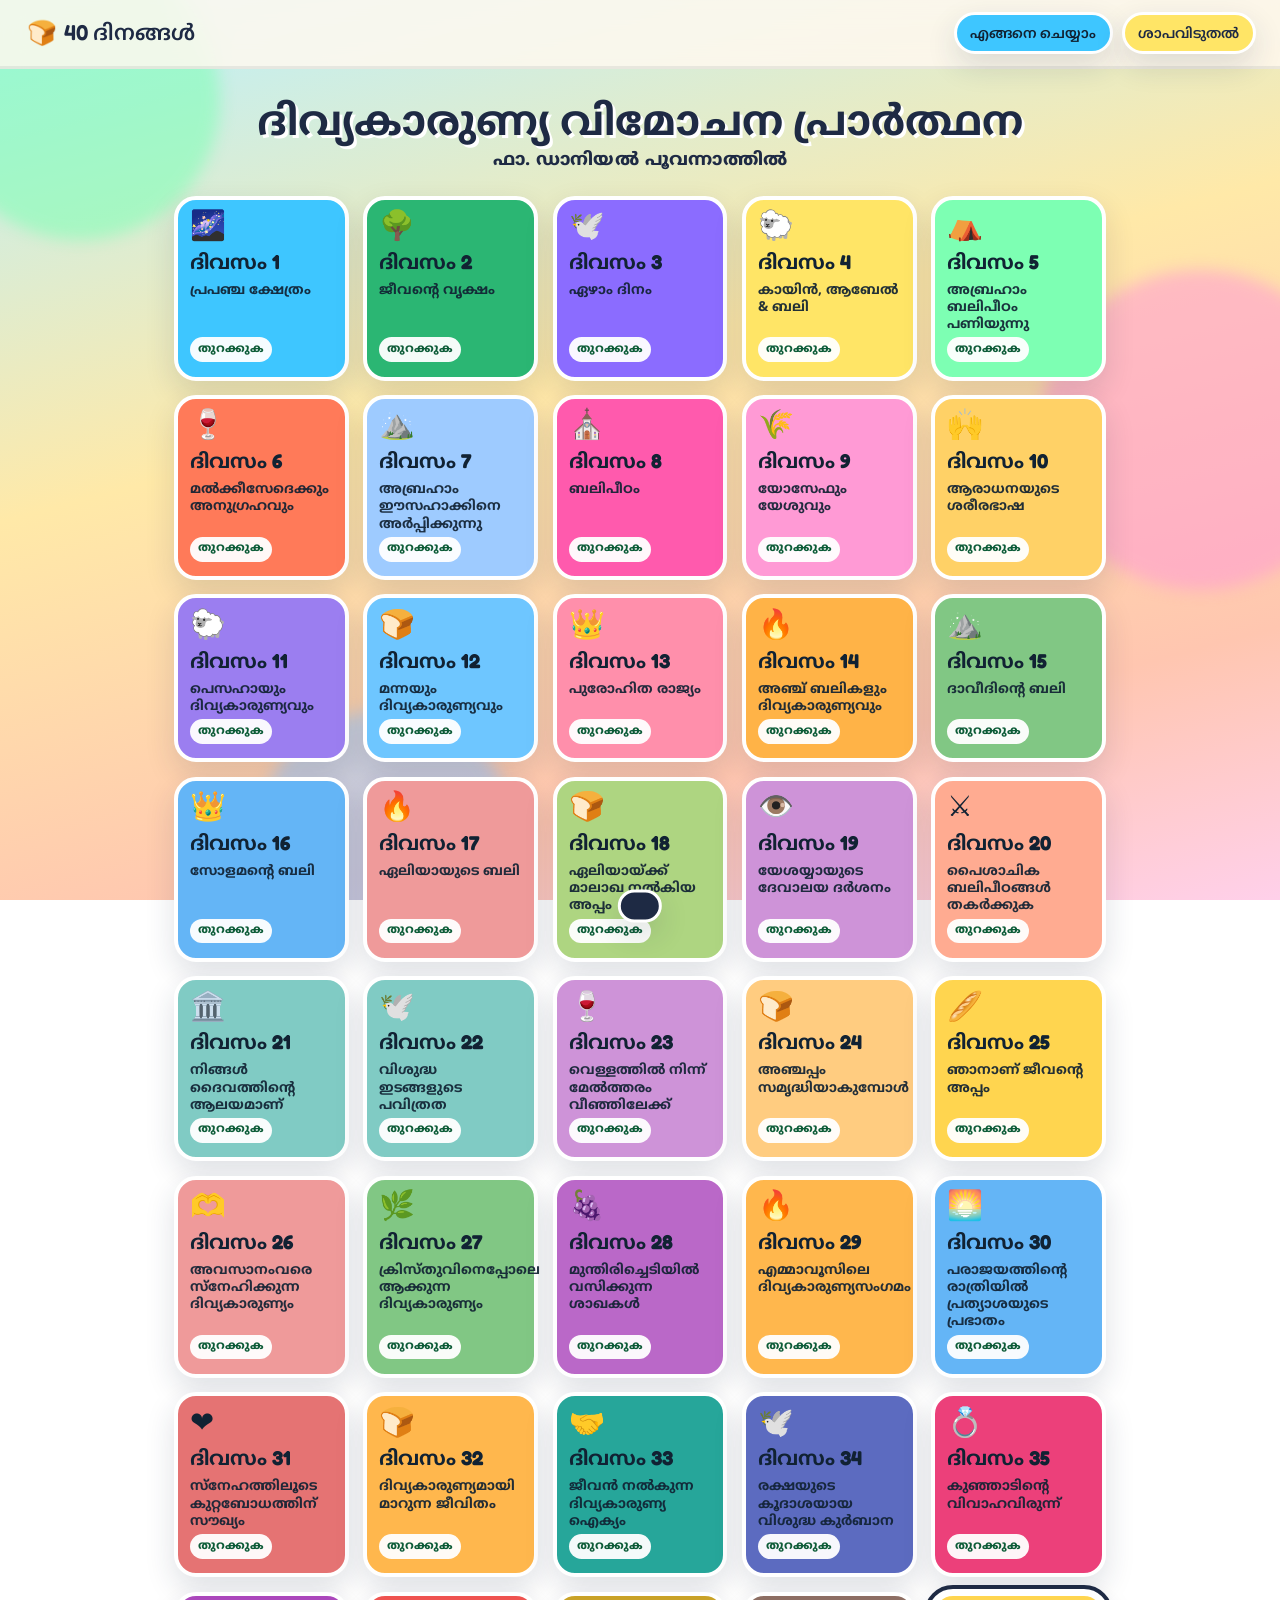
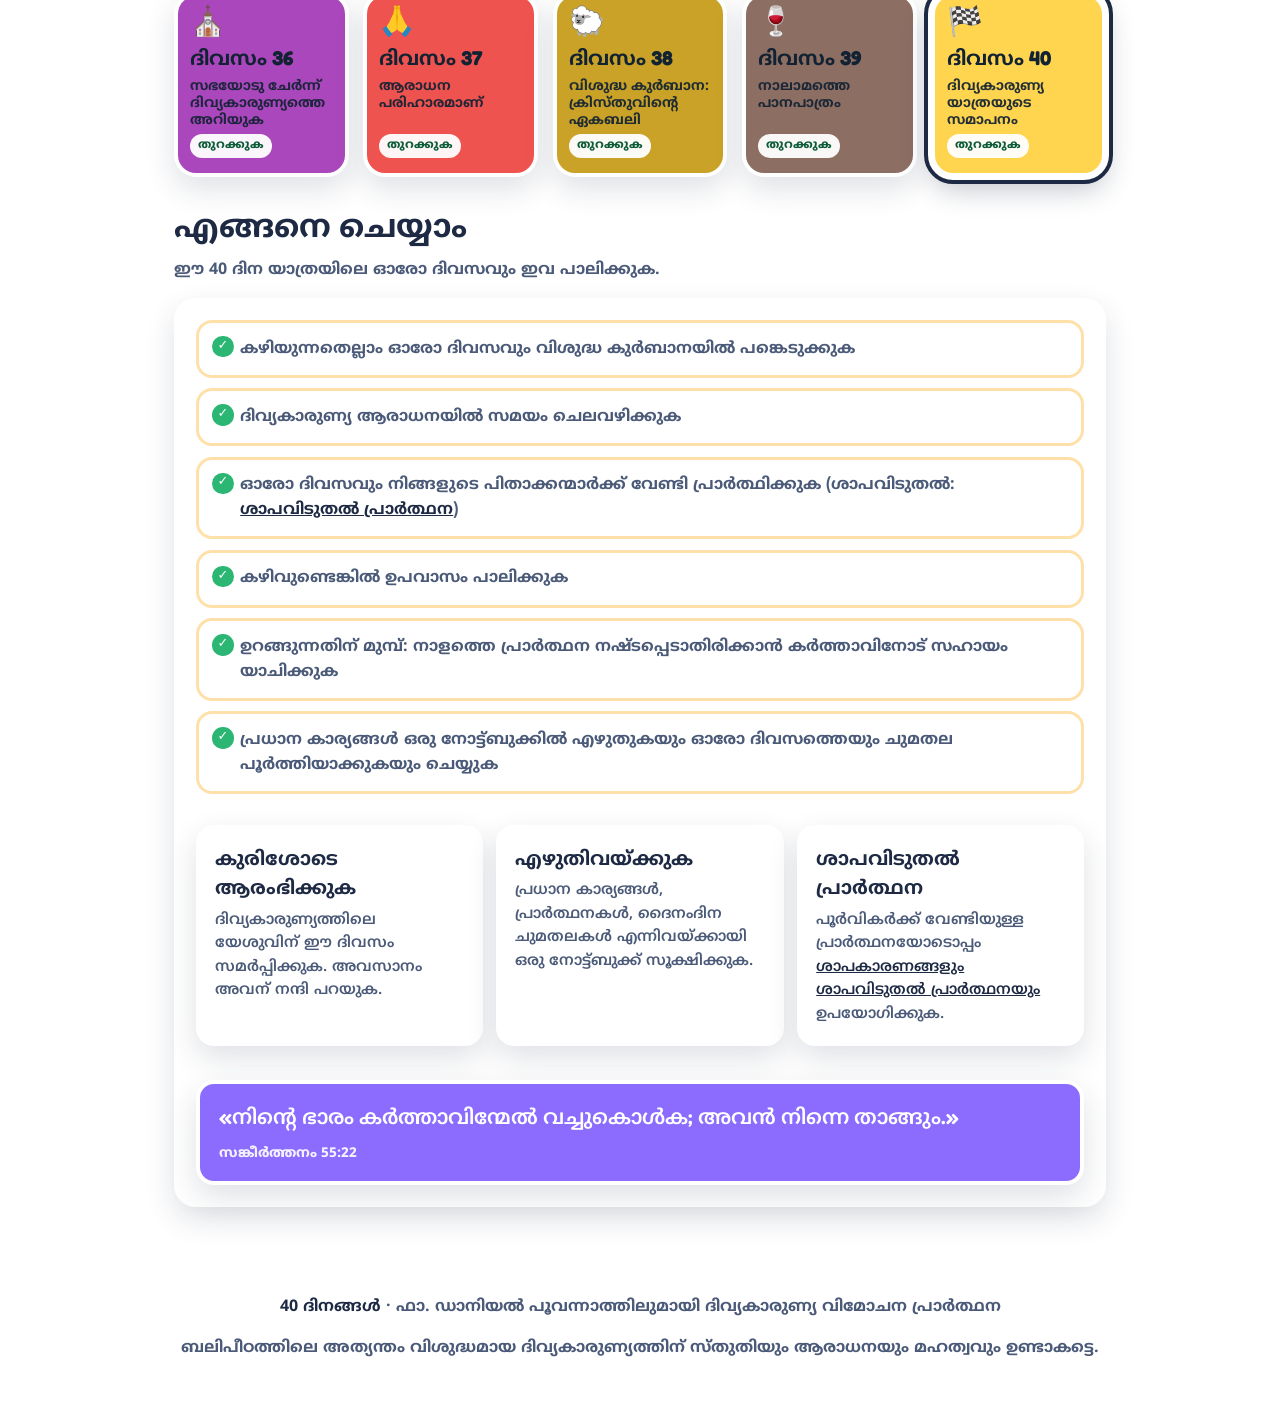
<file: index.html>
<!DOCTYPE html>
<html lang="ml">
<head>
  <meta charset="UTF-8" />
  <meta name="viewport" content="width=device-width, initial-scale=1.0" />
  <meta name="description" content="ഫാ. ഡാനിയൽ പൂവന്നാത്തിലുമായി 40 ദിന ദിവ്യകാരുണ്യ വിമോചന പ്രാർത്ഥന — ഓരോ ദിവസത്തെയും സദ്ഗുണം, പ്രാർത്ഥന, ചുമതല." />
  <title>40 ദിനങ്ങൾ · ദിവ്യകാരുണ്യ വിമോചന പ്രാർത്ഥന</title>
  <link rel="preconnect" href="https://fonts.googleapis.com" />
  <link rel="preconnect" href="https://fonts.gstatic.com" crossorigin />
  <link href="https://fonts.googleapis.com/css2?family=Fredoka:wght@500;600;700&family=Noto+Sans+Malayalam:wght@500;600;700;800&family=Nunito:wght@600;700;800&display=swap" rel="stylesheet" />
  <link rel="stylesheet" href="css/styles.css" />
</head>
<body>
  <a class="skip-link" href="#days">ദിവസങ്ങളിലേക്ക് പോകുക</a>

  <div class="bg-blobs" aria-hidden="true">
    <div class="blob b1"></div>
    <div class="blob b2"></div>
    <div class="blob b3"></div>
  </div>

  <header class="topbar">
    <a class="brand" href="#days">
      <span class="brand-icon" aria-hidden="true">🍞</span>
      <span>40 ദിനങ്ങൾ</span>
    </a>
    <div class="topbar-right">
      <a class="btn btn-sm btn-sky" href="#howto">എങ്ങനെ ചെയ്യാം</a>
      <a class="btn btn-sm btn-sun" href="shapavimuthi.html">ശാപവിടുതൽ</a>
    </div>
  </header>

  <div id="app" class="screen">
    <div class="page-intro">
      <h1>ദിവ്യകാരുണ്യ വിമോചന പ്രാർത്ഥന</h1>
      <p class="priest-name">ഫാ. ഡാനിയൽ പൂവന്നാത്തിൽ</p>
    </div>

    <section id="days" aria-label="ദിവസങ്ങൾ">
      <div class="card-grid" id="days-grid" role="list"></div>

      <article class="day-panel" id="day-panel" aria-live="polite">
        <header class="chapter-hero" id="panel-hero">
          <p class="eyebrow" id="panel-eyebrow"></p>
          <h2 id="panel-theme"></h2>
          <p class="sub" id="panel-scripture"></p>
        </header>

        <div class="panel">
          <p class="summary-text" id="panel-summary"></p>
          <p class="key-thought" id="panel-key"></p>

          <div class="story-stack">
            <div class="story-card virtue">
              <div class="emoji tick" aria-hidden="true">✓</div>
              <div>
                <h3 id="panel-virtue-title"></h3>
                <p id="panel-virtue-detail"></p>
              </div>
            </div>
            <div class="story-card evil">
              <div class="emoji" aria-hidden="true">🚫</div>
              <div>
                <h3 id="panel-evil-title"></h3>
                <p id="panel-evil-detail"></p>
              </div>
            </div>
            <div class="story-card prayer">
              <div class="emoji" aria-hidden="true">🙏</div>
              <div>
                <h3 id="panel-prayer-title">PRAYER_40 ദിനങ്ങൾ · ദിവ്യകാരുണ്യ വിമോചന പ്രാർത്ഥന</h3>
                <p id="panel-prayer"></p>
              </div>
            </div>
            <div class="story-card task">
              <div class="emoji" aria-hidden="true">✏️</div>
              <div>
                <h3 id="panel-task-title">TASK_40 ദിനങ്ങൾ · ദിവ്യകാരുണ്യ വിമോചന പ്രാർത്ഥന</h3>
                <p id="panel-task"></p>
              </div>
            </div>
          </div>

          <div>
            <h3 class="section-title" style="margin-top:0">ഹൃദയത്തിന്</h3>
            <ul class="reflection-list" id="panel-reflection"></ul>
          </div>

          <p class="closing-line" id="panel-closing"></p>

          <div class="panel-actions">
            <button type="button" class="btn btn-sky" id="btn-prev-day">← മുൻപത്തേത്</button>
            <button type="button" class="btn btn-primary" id="btn-next-day">അടുത്തത് →</button>
            <button type="button" class="btn btn-sun" id="btn-close-panel">അടയ്ക്കുക</button>
          </div>
        </div>
      </article>
    </section>

    <section id="howto" aria-labelledby="howto-title">
      <h2 class="section-title" id="howto-title">എങ്ങനെ ചെയ്യാം</h2>
      <p class="hint">ഈ 40 ദിന യാത്രയിലെ ഓരോ ദിവസവും ഇവ പാലിക്കുക.</p>
      <div class="panel howto">
        <ul class="practices" id="practices-list"></ul>
        <div class="help-grid">
          <div class="help-item">
            <h3>കുരിശോടെ ആരംഭിക്കുക</h3>
            <p>ദിവ്യകാരുണ്യത്തിലെ യേശുവിന് ഈ ദിവസം സമർപ്പിക്കുക. അവസാനം അവന് നന്ദി പറയുക.</p>
          </div>
          <div class="help-item">
            <h3>എഴുതിവയ്ക്കുക</h3>
            <p>പ്രധാന കാര്യങ്ങൾ, പ്രാർത്ഥനകൾ, ദൈനംദിന ചുമതലകൾ എന്നിവയ്ക്കായി ഒരു നോട്ട്ബുക്ക് സൂക്ഷിക്കുക.</p>
          </div>
          <div class="help-item">
            <h3>ശാപവിടുതൽ പ്രാർത്ഥന</h3>
            <p>പൂർവികർക്ക് വേണ്ടിയുള്ള പ്രാർത്ഥനയോടൊപ്പം <a href="shapavimuthi.html">ശാപകാരണങ്ങളും ശാപവിടുതൽ പ്രാർത്ഥനയും</a> ഉപയോഗിക്കുക.</p>
          </div>
        </div>
        <blockquote class="verse">
          <p>«നിന്റെ ഭാരം കർത്താവിന്മേൽ വച്ചുകൊൾക; അവൻ നിന്നെ താങ്ങും.»</p>
          <cite>സങ്കീർത്തനം 55:22</cite>
        </blockquote>
      </div>
    </section>
  </div>

  <footer>
    <p><strong>40 ദിനങ്ങൾ</strong> · ഫാ. ഡാനിയൽ പൂവന്നാത്തിലുമായി ദിവ്യകാരുണ്യ വിമോചന പ്രാർത്ഥന</p>
    <p>ബലിപീഠത്തിലെ അത്യന്തം വിശുദ്ധമായ ദിവ്യകാരുണ്യത്തിന് സ്തുതിയും ആരാധനയും മഹത്വവും ഉണ്ടാകട്ടെ.</p>
  </footer>

  <div class="toast" id="toast" role="status" aria-live="polite"></div>
  <script src="js/app.js"></script>
</body>
</html>
</file>
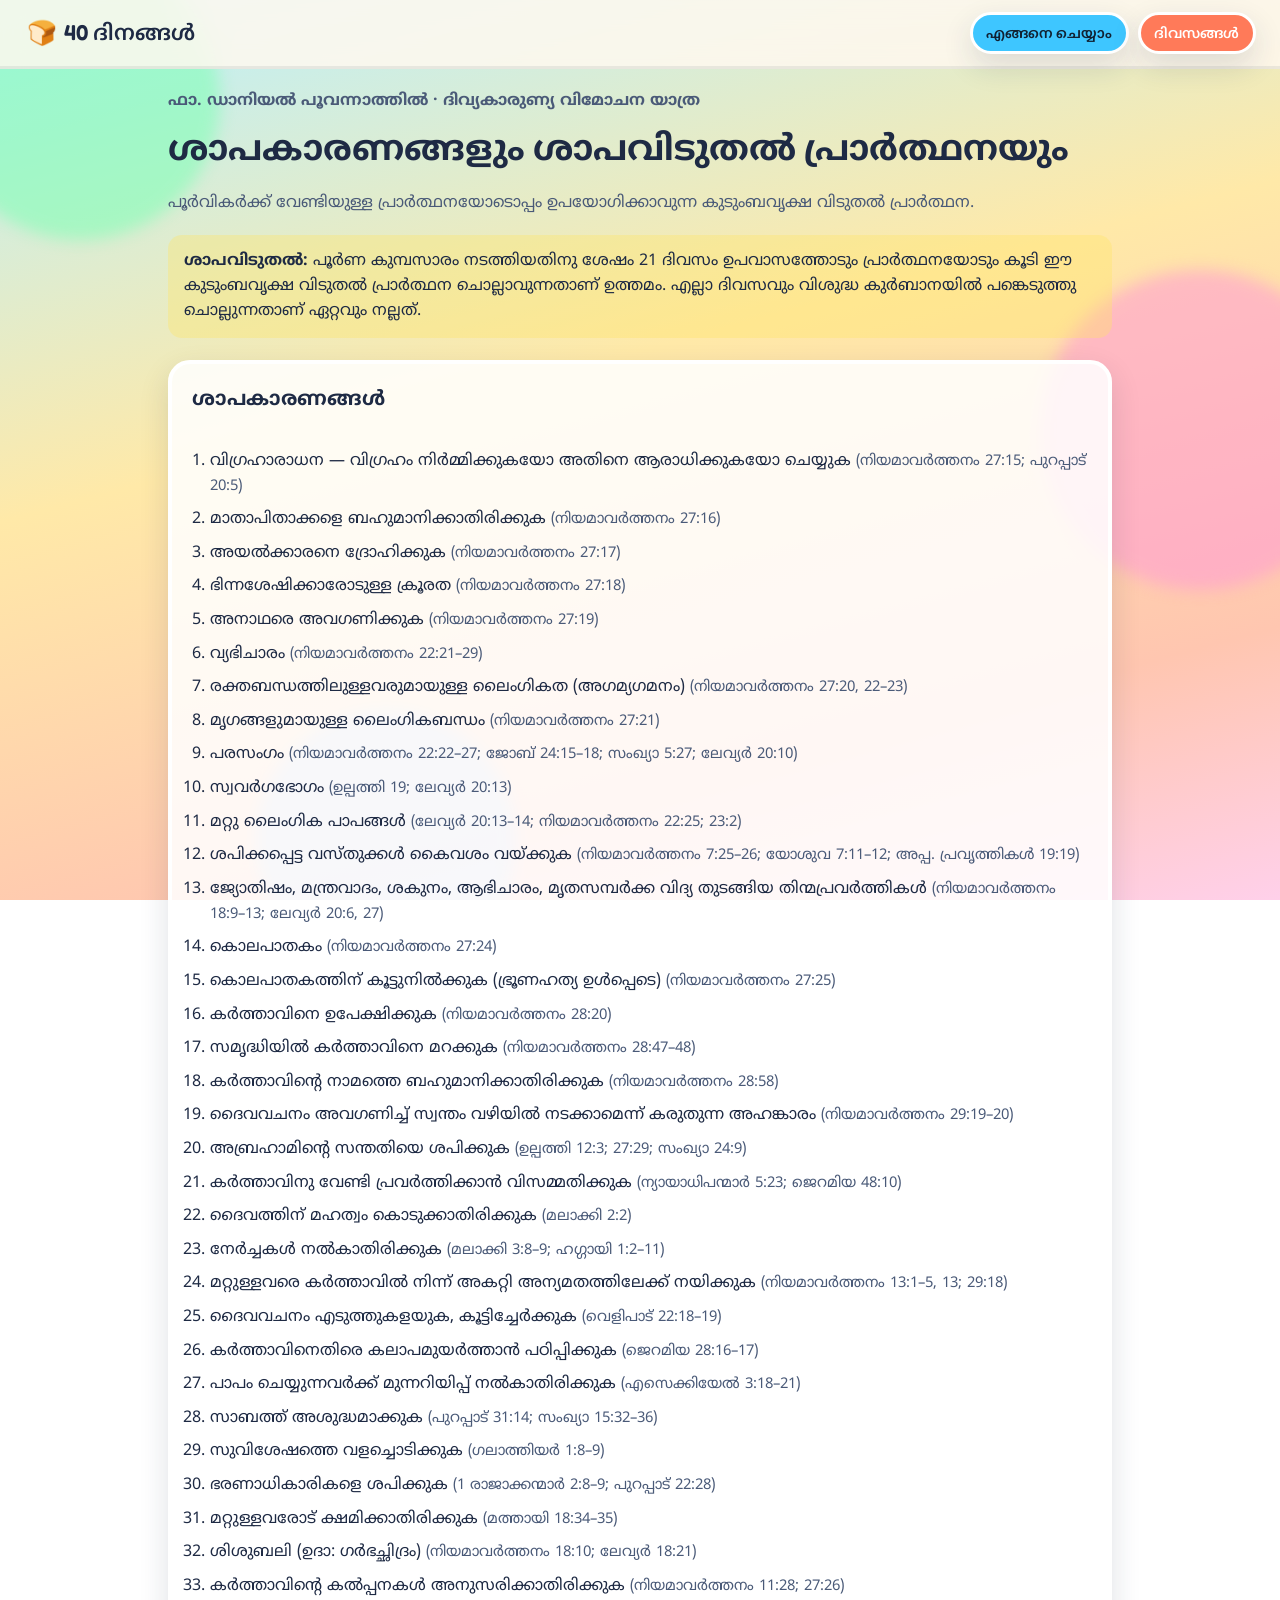
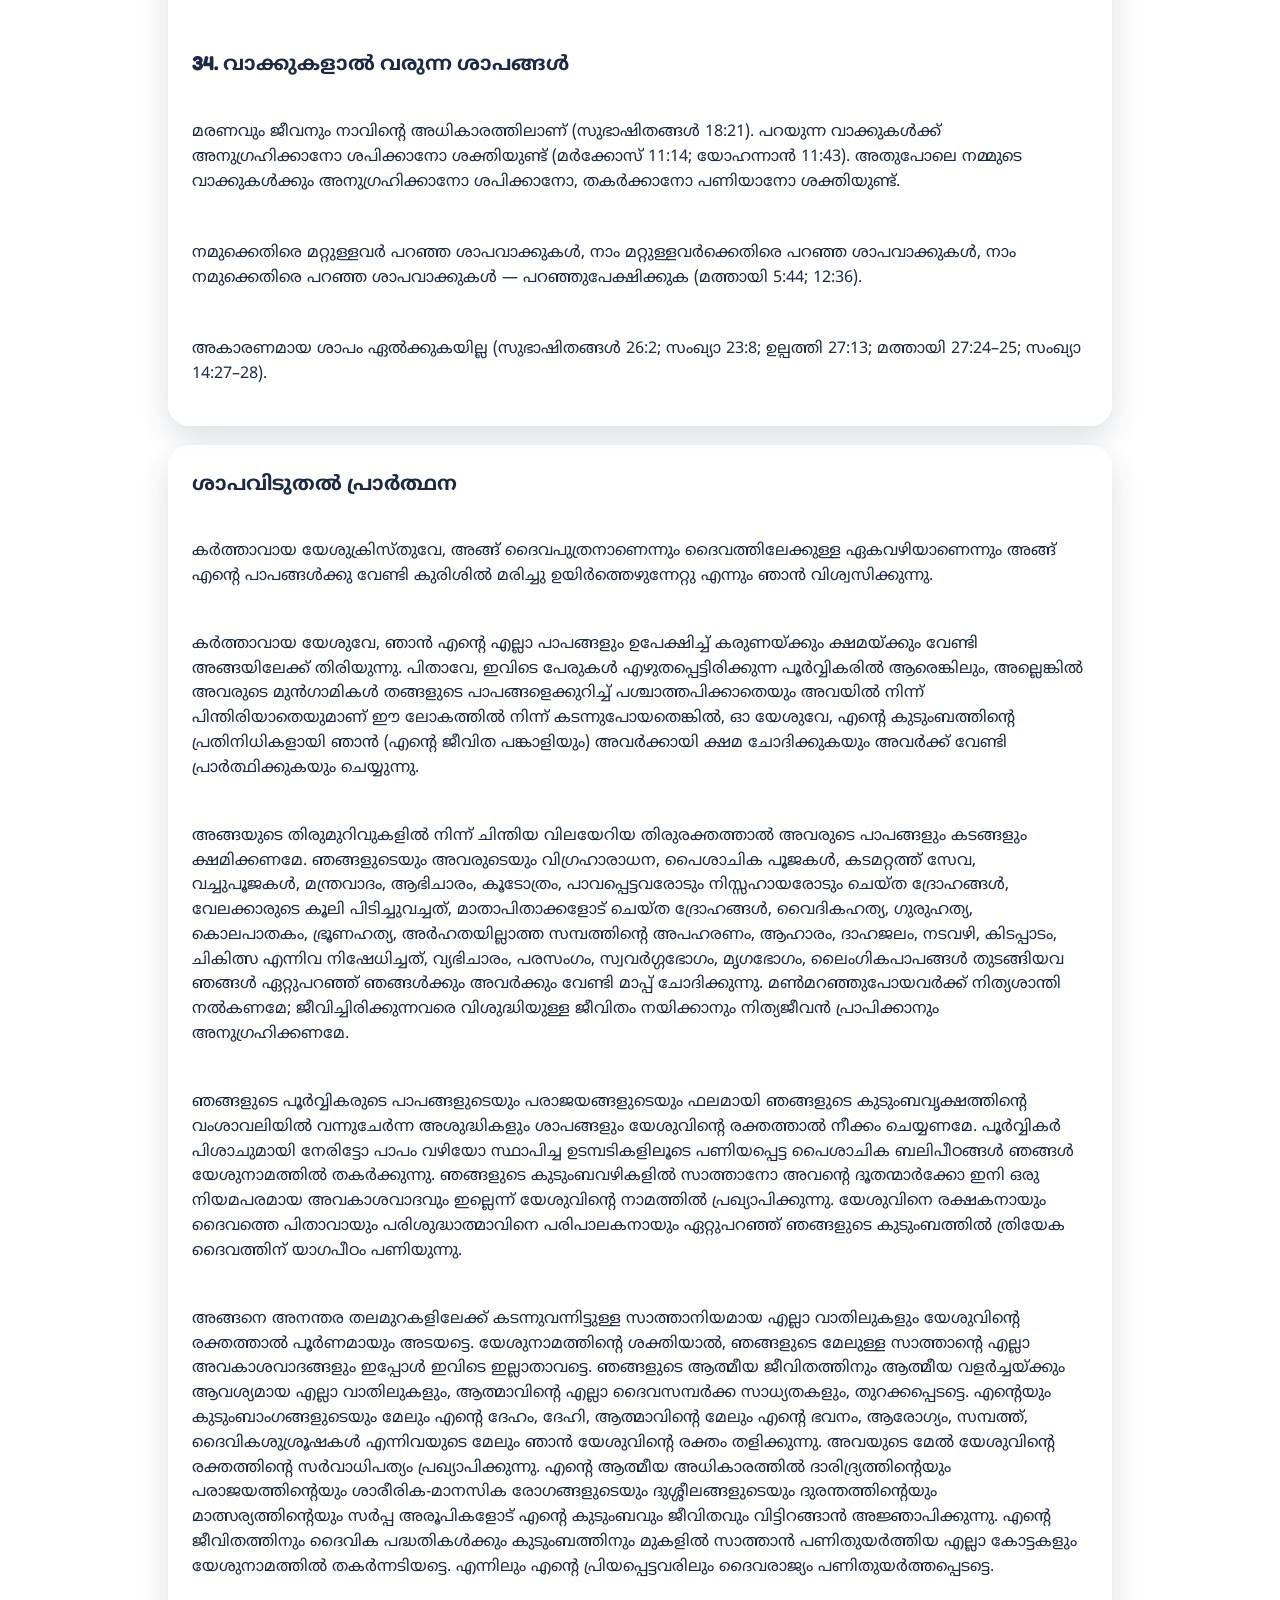
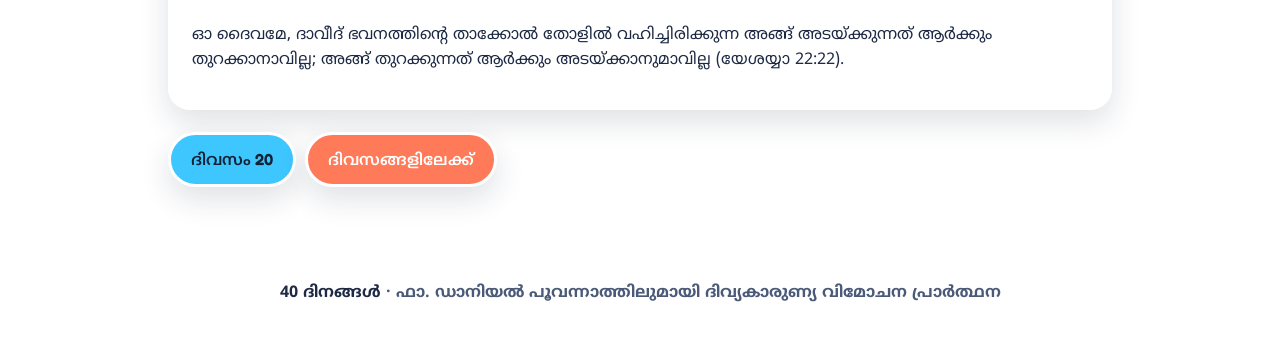
<file: shapavimuthi.html>
<!DOCTYPE html>
<html lang="ml">
<head>
  <meta charset="UTF-8" />
  <meta name="viewport" content="width=device-width, initial-scale=1.0" />
  <meta name="description" content="ശാപകാരണങ്ങളും കുടുംബവൃക്ഷ ശാപവിടുതൽ പ്രാർത്ഥനയും — ഫാ. ഡാനിയൽ പൂവന്നാത്തിൽ · 40 ദിന ദിവ്യകാരുണ്യ വിമോചന പ്രാർത്ഥന" />
  <title>ശാപവിടുതൽ പ്രാർത്ഥന · 40 ദിനങ്ങൾ</title>
  <link rel="preconnect" href="https://fonts.googleapis.com" />
  <link rel="preconnect" href="https://fonts.gstatic.com" crossorigin />
  <link href="https://fonts.googleapis.com/css2?family=Fredoka:wght@500;600;700&family=Noto+Sans+Malayalam:wght@500;600;700;800&family=Nunito:wght@600;700;800&display=swap" rel="stylesheet" />
  <link rel="stylesheet" href="css/styles.css" />
  <style>
    .prayer-page { max-width: var(--max); margin: 0 auto; padding: 1.25rem 1.1rem 3rem; }
    .prayer-page h1 { font-family: var(--font-display); font-size: clamp(1.6rem, 4vw, 2.2rem); margin: 0.4rem 0 0.6rem; }
    .prayer-page h2 { font-family: var(--font-display); font-size: 1.25rem; margin: 1.6rem 0 0.7rem; }
    .prayer-page .lead { color: var(--ink-soft); margin-bottom: 1.2rem; }
    .prayer-page .panel { background: rgba(255,255,255,0.86); border-radius: var(--radius); padding: 1.2rem 1.25rem; box-shadow: var(--shadow); }
    .cause-list { margin: 0; padding-left: 1.15rem; }
    .cause-list li { margin: 0.55rem 0; }
    .cause-list .refs { color: var(--ink-soft); font-size: 0.92em; }
    .prayer-block p { margin: 0.9rem 0; }
    .note { background: rgba(255, 229, 102, 0.35); border-radius: 14px; padding: 0.9rem 1rem; margin: 1rem 0 1.4rem; }
    .back-row { display: flex; gap: 0.6rem; flex-wrap: wrap; margin: 1.4rem 0 0.4rem; }
  </style>
</head>
<body>
  <div class="bg-blobs" aria-hidden="true">
    <div class="blob b1"></div>
    <div class="blob b2"></div>
    <div class="blob b3"></div>
  </div>

  <header class="topbar">
    <a class="brand" href="index.html#days">
      <span class="brand-icon" aria-hidden="true">🍞</span>
      <span>40 ദിനങ്ങൾ</span>
    </a>
    <div class="topbar-right">
      <a class="btn btn-sm btn-sky" href="index.html#howto">എങ്ങനെ ചെയ്യാം</a>
      <a class="btn btn-sm btn-primary" href="index.html#days">ദിവസങ്ങൾ</a>
    </div>
  </header>

  <main class="prayer-page">
    <p class="eyebrow" style="margin:0;color:var(--ink-soft);font-weight:700">ഫാ. ഡാനിയൽ പൂവന്നാത്തിൽ · ദിവ്യകാരുണ്യ വിമോചന യാത്ര</p>
    <h1>ശാപകാരണങ്ങളും ശാപവിടുതൽ പ്രാർത്ഥനയും</h1>
    <p class="lead">പൂർവികർക്ക് വേണ്ടിയുള്ള പ്രാർത്ഥനയോടൊപ്പം ഉപയോഗിക്കാവുന്ന കുടുംബവൃക്ഷ വിടുതൽ പ്രാർത്ഥന.</p>

    <div class="note">
      <strong>ശാപവിടുതൽ:</strong> പൂർണ കുമ്പസാരം നടത്തിയതിനു ശേഷം 21 ദിവസം ഉപവാസത്തോടും പ്രാർത്ഥനയോടും കൂടി ഈ കുടുംബവൃക്ഷ വിടുതൽ പ്രാർത്ഥന ചൊല്ലാവുന്നതാണ് ഉത്തമം. എല്ലാ ദിവസവും വിശുദ്ധ കുർബാനയിൽ പങ്കെടുത്തു ചൊല്ലുന്നതാണ് ഏറ്റവും നല്ലത്.
    </div>

    <section class="panel" aria-labelledby="causes-title">
      <h2 id="causes-title" style="margin-top:0">ശാപകാരണങ്ങൾ</h2>
      <ol class="cause-list">
      <li>വിഗ്രഹാരാധന — വിഗ്രഹം നിർമ്മിക്കുകയോ അതിനെ ആരാധിക്കുകയോ ചെയ്യുക <span class="refs">(നിയമാവർത്തനം 27:15; പുറപ്പാട് 20:5)</span></li>
      <li>മാതാപിതാക്കളെ ബഹുമാനിക്കാതിരിക്കുക <span class="refs">(നിയമാവർത്തനം 27:16)</span></li>
      <li>അയൽക്കാരനെ ദ്രോഹിക്കുക <span class="refs">(നിയമാവർത്തനം 27:17)</span></li>
      <li>ഭിന്നശേഷിക്കാരോടുള്ള ക്രൂരത <span class="refs">(നിയമാവർത്തനം 27:18)</span></li>
      <li>അനാഥരെ അവഗണിക്കുക <span class="refs">(നിയമാവർത്തനം 27:19)</span></li>
      <li>വ്യഭിചാരം <span class="refs">(നിയമാവർത്തനം 22:21–29)</span></li>
      <li>രക്തബന്ധത്തിലുള്ളവരുമായുള്ള ലൈംഗികത (അഗമ്യഗമനം) <span class="refs">(നിയമാവർത്തനം 27:20, 22–23)</span></li>
      <li>മൃഗങ്ങളുമായുള്ള ലൈംഗികബന്ധം <span class="refs">(നിയമാവർത്തനം 27:21)</span></li>
      <li>പരസംഗം <span class="refs">(നിയമാവർത്തനം 22:22–27; ജോബ് 24:15–18; സംഖ്യാ 5:27; ലേവ്യർ 20:10)</span></li>
      <li>സ്വവർഗഭോഗം <span class="refs">(ഉല്പത്തി 19; ലേവ്യർ 20:13)</span></li>
      <li>മറ്റു ലൈംഗിക പാപങ്ങൾ <span class="refs">(ലേവ്യർ 20:13–14; നിയമാവർത്തനം 22:25; 23:2)</span></li>
      <li>ശപിക്കപ്പെട്ട വസ്തുക്കൾ കൈവശം വയ്ക്കുക <span class="refs">(നിയമാവർത്തനം 7:25–26; യോശുവ 7:11–12; അപ്പ. പ്രവൃത്തികൾ 19:19)</span></li>
      <li>ജ്യോതിഷം, മന്ത്രവാദം, ശകുനം, ആഭിചാരം, മൃതസമ്പർക്ക വിദ്യ തുടങ്ങിയ തിന്മപ്രവർത്തികൾ <span class="refs">(നിയമാവർത്തനം 18:9–13; ലേവ്യർ 20:6, 27)</span></li>
      <li>കൊലപാതകം <span class="refs">(നിയമാവർത്തനം 27:24)</span></li>
      <li>കൊലപാതകത്തിന് കൂട്ടുനിൽക്കുക (ഭ്രൂണഹത്യ ഉൾപ്പെടെ) <span class="refs">(നിയമാവർത്തനം 27:25)</span></li>
      <li>കർത്താവിനെ ഉപേക്ഷിക്കുക <span class="refs">(നിയമാവർത്തനം 28:20)</span></li>
      <li>സമൃദ്ധിയിൽ കർത്താവിനെ മറക്കുക <span class="refs">(നിയമാവർത്തനം 28:47–48)</span></li>
      <li>കർത്താവിന്റെ നാമത്തെ ബഹുമാനിക്കാതിരിക്കുക <span class="refs">(നിയമാവർത്തനം 28:58)</span></li>
      <li>ദൈവവചനം അവഗണിച്ച് സ്വന്തം വഴിയിൽ നടക്കാമെന്ന് കരുതുന്ന അഹങ്കാരം <span class="refs">(നിയമാവർത്തനം 29:19–20)</span></li>
      <li>അബ്രഹാമിന്റെ സന്തതിയെ ശപിക്കുക <span class="refs">(ഉല്പത്തി 12:3; 27:29; സംഖ്യാ 24:9)</span></li>
      <li>കർത്താവിനു വേണ്ടി പ്രവർത്തിക്കാൻ വിസമ്മതിക്കുക <span class="refs">(ന്യായാധിപന്മാർ 5:23; ജെറമിയ 48:10)</span></li>
      <li>ദൈവത്തിന് മഹത്വം കൊടുക്കാതിരിക്കുക <span class="refs">(മലാക്കി 2:2)</span></li>
      <li>നേർച്ചകൾ നൽകാതിരിക്കുക <span class="refs">(മലാക്കി 3:8–9; ഹഗ്ഗായി 1:2–11)</span></li>
      <li>മറ്റുള്ളവരെ കർത്താവിൽ നിന്ന് അകറ്റി അന്യമതത്തിലേക്ക് നയിക്കുക <span class="refs">(നിയമാവർത്തനം 13:1–5, 13; 29:18)</span></li>
      <li>ദൈവവചനം എടുത്തുകളയുക, കൂട്ടിച്ചേർക്കുക <span class="refs">(വെളിപാട് 22:18–19)</span></li>
      <li>കർത്താവിനെതിരെ കലാപമുയർത്താൻ പഠിപ്പിക്കുക <span class="refs">(ജെറമിയ 28:16–17)</span></li>
      <li>പാപം ചെയ്യുന്നവർക്ക് മുന്നറിയിപ്പ് നൽകാതിരിക്കുക <span class="refs">(എസെക്കിയേൽ 3:18–21)</span></li>
      <li>സാബത്ത് അശുദ്ധമാക്കുക <span class="refs">(പുറപ്പാട് 31:14; സംഖ്യാ 15:32–36)</span></li>
      <li>സുവിശേഷത്തെ വളച്ചൊടിക്കുക <span class="refs">(ഗലാത്തിയർ 1:8–9)</span></li>
      <li>ഭരണാധികാരികളെ ശപിക്കുക <span class="refs">(1 രാജാക്കന്മാർ 2:8–9; പുറപ്പാട് 22:28)</span></li>
      <li>മറ്റുള്ളവരോട് ക്ഷമിക്കാതിരിക്കുക <span class="refs">(മത്തായി 18:34–35)</span></li>
      <li>ശിശുബലി (ഉദാ: ഗർഭച്ഛിദ്രം) <span class="refs">(നിയമാവർത്തനം 18:10; ലേവ്യർ 18:21)</span></li>
      <li>കർത്താവിന്റെ കൽപ്പനകൾ അനുസരിക്കാതിരിക്കുക <span class="refs">(നിയമാവർത്തനം 11:28; 27:26)</span></li>
      </ol>

    <h2>34. വാക്കുകളാൽ വരുന്ന ശാപങ്ങൾ</h2>
    <p>മരണവും ജീവനും നാവിന്റെ അധികാരത്തിലാണ് (സുഭാഷിതങ്ങൾ 18:21). പറയുന്ന വാക്കുകൾക്ക് അനുഗ്രഹിക്കാനോ ശപിക്കാനോ ശക്തിയുണ്ട് (മർക്കോസ് 11:14; യോഹന്നാൻ 11:43). അതുപോലെ നമ്മുടെ വാക്കുകൾക്കും അനുഗ്രഹിക്കാനോ ശപിക്കാനോ, തകർക്കാനോ പണിയാനോ ശക്തിയുണ്ട്.</p>
    <p>നമുക്കെതിരെ മറ്റുള്ളവർ പറഞ്ഞ ശാപവാക്കുകൾ, നാം മറ്റുള്ളവർക്കെതിരെ പറഞ്ഞ ശാപവാക്കുകൾ, നാം നമുക്കെതിരെ പറഞ്ഞ ശാപവാക്കുകൾ — പറഞ്ഞുപേക്ഷിക്കുക (മത്തായി 5:44; 12:36).</p>
    <p>അകാരണമായ ശാപം ഏൽക്കുകയില്ല (സുഭാഷിതങ്ങൾ 26:2; സംഖ്യാ 23:8; ഉല്പത്തി 27:13; മത്തായി 27:24–25; സംഖ്യാ 14:27–28).</p>

    </section>

    <section class="panel prayer-block" aria-labelledby="prayer-title" style="margin-top:1.2rem">
      <h2 id="prayer-title" style="margin-top:0">ശാപവിടുതൽ പ്രാർത്ഥന</h2>
      <p>കർത്താവായ യേശുക്രിസ്തുവേ, അങ്ങ് ദൈവപുത്രനാണെന്നും ദൈവത്തിലേക്കുള്ള ഏകവഴിയാണെന്നും അങ്ങ് എന്റെ പാപങ്ങൾക്കു വേണ്ടി കുരിശിൽ മരിച്ചു ഉയിർത്തെഴുന്നേറ്റു എന്നും ഞാൻ വിശ്വസിക്കുന്നു.</p>
      <p>കർത്താവായ യേശുവേ, ഞാൻ എന്റെ എല്ലാ പാപങ്ങളും ഉപേക്ഷിച്ച് കരുണയ്ക്കും ക്ഷമയ്ക്കും വേണ്ടി അങ്ങയിലേക്ക് തിരിയുന്നു. പിതാവേ, ഇവിടെ പേരുകൾ എഴുതപ്പെട്ടിരിക്കുന്ന പൂർവ്വികരിൽ ആരെങ്കിലും, അല്ലെങ്കിൽ അവരുടെ മുൻഗാമികൾ തങ്ങളുടെ പാപങ്ങളെക്കുറിച്ച് പശ്ചാത്തപിക്കാതെയും അവയിൽ നിന്ന് പിന്തിരിയാതെയുമാണ് ഈ ലോകത്തിൽ നിന്ന് കടന്നുപോയതെങ്കിൽ, ഓ യേശുവേ, എന്റെ കുടുംബത്തിന്റെ പ്രതിനിധികളായി ഞാൻ (എന്റെ ജീവിത പങ്കാളിയും) അവർക്കായി ക്ഷമ ചോദിക്കുകയും അവർക്ക് വേണ്ടി പ്രാർത്ഥിക്കുകയും ചെയ്യുന്നു.</p>
      <p>അങ്ങയുടെ തിരുമുറിവുകളിൽ നിന്ന് ചിന്തിയ വിലയേറിയ തിരുരക്തത്താൽ അവരുടെ പാപങ്ങളും കടങ്ങളും ക്ഷമിക്കണമേ. ഞങ്ങളുടെയും അവരുടെയും വിഗ്രഹാരാധന, പൈശാചിക പൂജകൾ, കടമറ്റത്ത് സേവ, വച്ചുപൂജകൾ, മന്ത്രവാദം, ആഭിചാരം, കൂടോത്രം, പാവപ്പെട്ടവരോടും നിസ്സഹായരോടും ചെയ്ത ദ്രോഹങ്ങൾ, വേലക്കാരുടെ കൂലി പിടിച്ചുവച്ചത്, മാതാപിതാക്കളോട് ചെയ്ത ദ്രോഹങ്ങൾ, വൈദികഹത്യ, ഗുരുഹത്യ, കൊലപാതകം, ഭ്രൂണഹത്യ, അർഹതയില്ലാത്ത സമ്പത്തിന്റെ അപഹരണം, ആഹാരം, ദാഹജലം, നടവഴി, കിടപ്പാടം, ചികിത്സ എന്നിവ നിഷേധിച്ചത്, വ്യഭിചാരം, പരസംഗം, സ്വവർഗ്ഗഭോഗം, മൃഗഭോഗം, ലൈംഗികപാപങ്ങൾ തുടങ്ങിയവ ഞങ്ങൾ ഏറ്റുപറഞ്ഞ് ഞങ്ങൾക്കും അവർക്കും വേണ്ടി മാപ്പ് ചോദിക്കുന്നു. മൺമറഞ്ഞുപോയവർക്ക് നിത്യശാന്തി നൽകണമേ; ജീവിച്ചിരിക്കുന്നവരെ വിശുദ്ധിയുള്ള ജീവിതം നയിക്കാനും നിത്യജീവൻ പ്രാപിക്കാനും അനുഗ്രഹിക്കണമേ.</p>
      <p>ഞങ്ങളുടെ പൂർവ്വികരുടെ പാപങ്ങളുടെയും പരാജയങ്ങളുടെയും ഫലമായി ഞങ്ങളുടെ കുടുംബവൃക്ഷത്തിന്റെ വംശാവലിയിൽ വന്നുചേർന്ന അശുദ്ധികളും ശാപങ്ങളും യേശുവിന്റെ രക്തത്താൽ നീക്കം ചെയ്യണമേ. പൂർവ്വികർ പിശാചുമായി നേരിട്ടോ പാപം വഴിയോ സ്ഥാപിച്ച ഉടമ്പടികളിലൂടെ പണിയപ്പെട്ട പൈശാചിക ബലിപീഠങ്ങൾ ഞങ്ങൾ യേശുനാമത്തിൽ തകർക്കുന്നു. ഞങ്ങളുടെ കുടുംബവഴികളിൽ സാത്താനോ അവന്റെ ദൂതന്മാർക്കോ ഇനി ഒരു നിയമപരമായ അവകാശവാദവും ഇല്ലെന്ന് യേശുവിന്റെ നാമത്തിൽ പ്രഖ്യാപിക്കുന്നു. യേശുവിനെ രക്ഷകനായും ദൈവത്തെ പിതാവായും പരിശുദ്ധാത്മാവിനെ പരിപാലകനായും ഏറ്റുപറഞ്ഞ് ഞങ്ങളുടെ കുടുംബത്തിൽ ത്രിയേക ദൈവത്തിന് യാഗപീഠം പണിയുന്നു.</p>
      <p>അങ്ങനെ അനന്തര തലമുറകളിലേക്ക് കടന്നുവന്നിട്ടുള്ള സാത്താനിയമായ എല്ലാ വാതിലുകളും യേശുവിന്റെ രക്തത്താൽ പൂർണമായും അടയട്ടെ. യേശുനാമത്തിന്റെ ശക്തിയാൽ, ഞങ്ങളുടെ മേലുള്ള സാത്താന്റെ എല്ലാ അവകാശവാദങ്ങളും ഇപ്പോൾ ഇവിടെ ഇല്ലാതാവട്ടെ. ഞങ്ങളുടെ ആത്മീയ ജീവിതത്തിനും ആത്മീയ വളർച്ചയ്ക്കും ആവശ്യമായ എല്ലാ വാതിലുകളും, ആത്മാവിന്റെ എല്ലാ ദൈവസമ്പർക്ക സാധ്യതകളും, തുറക്കപ്പെടട്ടെ. എന്റെയും കുടുംബാംഗങ്ങളുടെയും മേലും എന്റെ ദേഹം, ദേഹി, ആത്മാവിന്റെ മേലും എന്റെ ഭവനം, ആരോഗ്യം, സമ്പത്ത്, ദൈവികശുശ്രൂഷകൾ എന്നിവയുടെ മേലും ഞാൻ യേശുവിന്റെ രക്തം തളിക്കുന്നു. അവയുടെ മേൽ യേശുവിന്റെ രക്തത്തിന്റെ സർവാധിപത്യം പ്രഖ്യാപിക്കുന്നു. എന്റെ ആത്മീയ അധികാരത്തിൽ ദാരിദ്ര്യത്തിന്റെയും പരാജയത്തിന്റെയും ശാരീരിക-മാനസിക രോഗങ്ങളുടെയും ദുശ്ശീലങ്ങളുടെയും ദുരന്തത്തിന്റെയും മാത്സര്യത്തിന്റെയും സർപ്പ അരൂപികളോട് എന്റെ കുടുംബവും ജീവിതവും വിട്ടിറങ്ങാൻ അജ്ഞാപിക്കുന്നു. എന്റെ ജീവിതത്തിനും ദൈവിക പദ്ധതികൾക്കും കുടുംബത്തിനും മുകളിൽ സാത്താൻ പണിതുയർത്തിയ എല്ലാ കോട്ടകളും യേശുനാമത്തിൽ തകർന്നടിയട്ടെ. എന്നിലും എന്റെ പ്രിയപ്പെട്ടവരിലും ദൈവരാജ്യം പണിതുയർത്തപ്പെടട്ടെ.</p>
      <p>ഓ ദൈവമേ, ദാവീദ് ഭവനത്തിന്റെ താക്കോൽ തോളിൽ വഹിച്ചിരിക്കുന്ന അങ്ങ് അടയ്ക്കുന്നത് ആർക്കും തുറക്കാനാവില്ല; അങ്ങ് തുറക്കുന്നത് ആർക്കും അടയ്ക്കാനുമാവില്ല (യേശയ്യാ 22:22).</p>
    </section>

    <div class="back-row">
      <a class="btn btn-sky" href="index.html#day-20">ദിവസം 20</a>
      <a class="btn btn-primary" href="index.html#days">ദിവസങ്ങളിലേക്ക്</a>
    </div>
  </main>

  <footer>
    <p><strong>40 ദിനങ്ങൾ</strong> · ഫാ. ഡാനിയൽ പൂവന്നാത്തിലുമായി ദിവ്യകാരുണ്യ വിമോചന പ്രാർത്ഥന</p>
  </footer>
</body>
</html>
</file>
<file: css/styles.css>
:root {
  --ink: #1e2a44;
  --ink-soft: #4a5a78;
  --paper: #fff8ef;
  --white: #ffffff;
  --sun: #ffe566;
  --sky: #3ec6ff;
  --grass: #2bb673;
  --coral: #ff7a59;
  --berry: #ff5aad;
  --grape: #8b6cff;
  --shadow: 0 12px 30px rgba(30, 42, 68, 0.14);
  --radius: 22px;
  --font-display: "Fredoka", "Noto Sans Malayalam", system-ui, sans-serif;
  --font-body: "Noto Sans Malayalam", "Nunito", system-ui, sans-serif;
  --ease: cubic-bezier(0.34, 1.4, 0.64, 1);
  --max: 980px;
}

*,
*::before,
*::after {
  box-sizing: border-box;
}

html {
  scroll-behavior: smooth;
}

body {
  margin: 0;
  min-height: 100vh;
  font-family: var(--font-body);
  color: var(--ink);
  background: linear-gradient(165deg, #b8f0ff 0%, #ffe9a8 42%, #ffc6b0 78%, #ffd0ea 100%);
  background-attachment: fixed;
  line-height: 1.55;
  overflow-x: hidden;
}

img {
  max-width: 100%;
  display: block;
}

a {
  color: var(--ink);
}

button {
  font: inherit;
}

.skip-link {
  position: absolute;
  left: -999px;
  top: 0;
  background: var(--white);
  padding: 0.75rem 1rem;
  z-index: 100;
}

.skip-link:focus {
  left: 1rem;
  top: 1rem;
}

.bg-blobs {
  position: fixed;
  inset: 0;
  z-index: -1;
  pointer-events: none;
  overflow: hidden;
}

.blob {
  position: absolute;
  border-radius: 50%;
  filter: blur(8px);
  opacity: 0.55;
  animation: floaty 10s ease-in-out infinite alternate;
}

.b1 {
  width: 280px;
  height: 280px;
  background: #7dffb3;
  top: -40px;
  left: -60px;
}

.b2 {
  width: 320px;
  height: 320px;
  background: #ff9ad5;
  right: -80px;
  top: 30%;
  animation-delay: -3s;
}

.b3 {
  width: 260px;
  height: 260px;
  background: #9ecbff;
  left: 20%;
  bottom: -70px;
  animation-delay: -5s;
}

@keyframes floaty {
  from { transform: translateY(0) scale(1); }
  to { transform: translateY(24px) scale(1.06); }
}

.topbar {
  position: sticky;
  top: 0;
  z-index: 50;
  display: flex;
  align-items: center;
  justify-content: space-between;
  gap: 0.75rem;
  padding: 0.7rem clamp(0.85rem, 3vw, 1.5rem);
  background: rgba(255, 248, 239, 0.85);
  backdrop-filter: blur(12px);
  border-bottom: 3px solid rgba(30, 42, 68, 0.08);
}

.brand {
  display: inline-flex;
  align-items: center;
  gap: 0.45rem;
  border: none;
  background: transparent;
  cursor: pointer;
  font-family: var(--font-display);
  font-size: 1.35rem;
  font-weight: 600;
  color: var(--ink);
  padding: 0.2rem;
  text-decoration: none;
}

.brand-icon {
  font-size: 1.5rem;
  animation: wiggle 3s ease-in-out infinite;
}

@keyframes wiggle {
  0%, 100% { transform: rotate(-4deg); }
  50% { transform: rotate(6deg); }
}

.topbar-right {
  display: flex;
  align-items: center;
  gap: 0.55rem;
  flex-wrap: wrap;
  justify-content: flex-end;
}

.stars-earned {
  font-family: var(--font-display);
  font-weight: 600;
  background: var(--sun);
  padding: 0.4rem 0.75rem;
  border-radius: 999px;
  border: 3px solid #fff;
  box-shadow: var(--shadow);
  font-size: 0.95rem;
}

#app {
  max-width: var(--max);
  margin: 0 auto;
  padding: 1rem clamp(0.85rem, 3vw, 1.5rem) 3rem;
}

.screen {
  animation: pop-in 0.45s var(--ease);
}

@keyframes pop-in {
  from {
    opacity: 0;
    transform: translateY(16px) scale(0.98);
  }
  to {
    opacity: 1;
    transform: translateY(0) scale(1);
  }
}

.page-intro {
  text-align: center;
  padding: 0.75rem 0.25rem 0.25rem;
}

.page-intro .badge {
  display: inline-block;
  background: var(--berry);
  color: #fff;
  font-weight: 800;
  font-size: 0.8rem;
  padding: 0.35rem 0.8rem;
  border-radius: 999px;
  margin-bottom: 0.65rem;
  border: 3px solid #fff;
}

.page-intro h1 {
  font-family: var(--font-display);
  font-size: clamp(1.9rem, 6vw, 2.6rem);
  margin: 0 0 0.35rem;
  line-height: 1.1;
  color: var(--ink);
  text-shadow: 3px 3px 0 #fff;
}

.page-intro .priest-name {
  font-size: clamp(0.95rem, 2.8vw, 1.1rem);
  font-weight: 800;
  letter-spacing: 0.02em;
  color: var(--ink);
  margin: 0.15rem auto 0;
}

.section-title {
  font-family: var(--font-display);
  font-size: clamp(1.5rem, 4vw, 2rem);
  margin: 1.5rem 0 0.45rem;
}

.hint {
  color: var(--ink-soft);
  font-weight: 700;
  margin: 0 0 1rem;
}

.progress-note {
  display: inline-flex;
  align-items: center;
  gap: 0.4rem;
  background: rgba(255, 255, 255, 0.75);
  border: 3px solid #fff;
  border-radius: 999px;
  padding: 0.45rem 0.9rem;
  font-weight: 800;
  color: var(--ink-soft);
  box-shadow: var(--shadow);
  margin-bottom: 1rem;
}

.progress-note strong {
  color: var(--ink);
}

.btn {
  display: inline-flex;
  align-items: center;
  justify-content: center;
  gap: 0.35rem;
  border: 3px solid #fff;
  border-radius: 999px;
  padding: 0.75rem 1.25rem;
  font-family: var(--font-display);
  font-size: 1rem;
  font-weight: 600;
  cursor: pointer;
  text-decoration: none;
  box-shadow: var(--shadow);
  transition: transform 0.2s var(--ease);
  color: var(--ink);
  background: rgba(255, 255, 255, 0.7);
}

.btn:hover {
  transform: translateY(-2px) scale(1.03);
}

.btn:active {
  transform: translateY(1px) scale(0.98);
}

.btn:disabled {
  opacity: 0.45;
  cursor: not-allowed;
  transform: none;
}

.btn-primary {
  background: var(--coral);
  color: #fff;
}

.btn-sky {
  background: var(--sky);
  color: #123;
}

.btn-sun {
  background: var(--sun);
  color: var(--ink);
}

.btn-grape {
  background: var(--grape);
  color: #fff;
}

.btn-sm {
  padding: 0.45rem 0.85rem;
  font-size: 0.88rem;
}

.card-grid {
  display: grid;
  grid-template-columns: repeat(2, minmax(0, 1fr));
  gap: 0.7rem;
  margin-top: 1rem;
}

@media (min-width: 480px) {
  .card-grid {
    grid-template-columns: repeat(3, minmax(0, 1fr));
    gap: 0.8rem;
  }
}

@media (min-width: 768px) {
  .card-grid {
    grid-template-columns: repeat(4, minmax(0, 1fr));
    gap: 0.9rem;
  }
}

@media (min-width: 1024px) {
  .card-grid {
    grid-template-columns: repeat(5, minmax(0, 1fr));
  }
}

.quest-card {
  border: 4px solid #fff;
  border-radius: var(--radius);
  padding: 0.9rem 0.75rem;
  background: var(--card-color, var(--sky));
  color: #123;
  box-shadow: var(--shadow);
  cursor: pointer;
  text-align: left;
  font-family: inherit;
  transition: transform 0.25s var(--ease);
  min-height: 120px;
  min-width: 0;
  display: flex;
  flex-direction: column;
  gap: 0.25rem;
  -webkit-tap-highlight-color: transparent;
  touch-action: manipulation;
}

.quest-card:hover:not(:disabled) {
  transform: translateY(-6px) rotate(-1deg);
}

.quest-card:disabled,
.quest-card.locked {
  cursor: not-allowed;
  filter: grayscale(0.35);
  opacity: 0.75;
}

.quest-card.locked:hover {
  transform: none;
}

.quest-card .emoji {
  font-size: 1.8rem;
  line-height: 1;
}

.quest-card h3 {
  font-family: var(--font-display);
  margin: 0;
  font-size: 1.25rem;
}

.quest-card p {
  margin: 0;
  font-weight: 700;
  font-size: 0.86rem;
  opacity: 0.92;
  line-height: 1.25;
}

.lock-tag {
  margin-top: auto;
  align-self: flex-start;
  background: rgba(255, 255, 255, 0.85);
  font-weight: 800;
  font-size: 0.72rem;
  padding: 0.22rem 0.5rem;
  border-radius: 999px;
}

.quest-card.available .lock-tag {
  background: rgba(255, 255, 255, 0.95);
  color: #0d5c38;
}

.quest-card.current {
  outline: 4px solid #1e2a44;
  outline-offset: 3px;
  box-shadow: 0 0 0 3px #fff, 0 12px 28px rgba(30, 42, 68, 0.28);
}

.day-panel {
  display: none;
  margin-top: 1.35rem;
  animation: pop-in 0.4s var(--ease);
}

.day-panel.open {
  display: block;
}

.chapter-hero {
  border: 4px solid #fff;
  border-radius: calc(var(--radius) + 8px);
  padding: 1.35rem;
  background: linear-gradient(135deg, var(--ch-color, var(--sky)), color-mix(in srgb, var(--ch-color, var(--sky)) 70%, white));
  box-shadow: var(--shadow);
  margin-bottom: 1rem;
  position: relative;
  overflow: hidden;
}

.chapter-hero::after {
  content: var(--ch-emoji, "✨");
  position: absolute;
  right: 0.5rem;
  bottom: -0.4rem;
  font-size: clamp(4rem, 18vw, 7rem);
  opacity: 0.28;
  pointer-events: none;
}

.chapter-hero .eyebrow {
  margin: 0;
  font-weight: 800;
  font-size: 0.85rem;
  position: relative;
  z-index: 1;
}

.chapter-hero h2 {
  font-family: var(--font-display);
  font-size: clamp(1.8rem, 5vw, 2.5rem);
  margin: 0.15rem 0;
  position: relative;
  z-index: 1;
}

.chapter-hero .sub {
  font-weight: 800;
  font-size: 1.05rem;
  position: relative;
  z-index: 1;
  margin: 0;
}

.panel {
  border: 4px solid #fff;
  border-radius: var(--radius);
  background: rgba(255, 255, 255, 0.82);
  padding: 1.1rem;
  box-shadow: var(--shadow);
  display: grid;
  gap: 0.9rem;
}

.story-stack {
  display: grid;
  gap: 0.85rem;
}

.story-card {
  display: grid;
  grid-template-columns: auto 1fr;
  gap: 0.75rem;
  align-items: start;
  background: #fff;
  border-radius: 18px;
  padding: 0.9rem;
  border: 3px solid #ffe0a8;
}

.story-card.virtue {
  border-color: #9af0c4;
  background: #f3fff8;
}

.story-card.evil {
  border-color: #ffc2b5;
  background: #fff6f3;
}

.story-card.prayer {
  border-color: #c9b6ff;
  background: #f7f3ff;
}

.story-card.task {
  border-color: #9ed8ff;
  background: #f3faff;
}

.story-card .emoji {
  font-size: 2rem;
  line-height: 1;
}

.story-card .emoji.tick {
  display: grid;
  place-items: center;
  width: 2.1rem;
  height: 2.1rem;
  border-radius: 50%;
  background: var(--grass);
  color: #fff;
  font-size: 1.25rem;
  font-weight: 800;
  line-height: 1;
}

.story-card h3 {
  font-family: var(--font-display);
  margin: 0 0 0.25rem;
  font-size: 1.15rem;
  color: #d35400;
}

.story-card.virtue h3 { color: #0f7a4d; }
.story-card.evil h3 { color: #c0392b; }
.story-card.prayer h3 { color: #6c4fd4; }
.story-card.task h3 { color: #1a6fa8; }

.story-card p {
  margin: 0;
  font-weight: 600;
  color: var(--ink-soft);
  white-space: pre-line;
}

.key-thought {
  background: var(--sun);
  border: 3px solid #fff;
  border-radius: 18px;
  padding: 0.95rem 1rem;
  font-family: var(--font-display);
  font-size: 1.2rem;
  font-weight: 600;
  color: var(--ink);
  box-shadow: var(--shadow);
}

.summary-text {
  margin: 0;
  font-weight: 700;
  color: var(--ink-soft);
}

.reflection-list {
  margin: 0;
  padding-left: 1.15rem;
  display: grid;
  gap: 0.45rem;
  font-weight: 600;
  color: var(--ink-soft);
}

.closing-line {
  margin: 0;
  text-align: center;
  font-family: var(--font-display);
  font-size: 1.15rem;
  font-weight: 600;
  color: var(--ink);
}

.panel-actions {
  display: flex;
  flex-wrap: wrap;
  gap: 0.55rem;
}

.howto.panel {
  margin-top: 0.5rem;
}

.practices {
  list-style: none;
  margin: 0;
  padding: 0;
  display: grid;
  gap: 0.65rem;
}

.practices li {
  background: #fff;
  border: 3px solid #ffe0a8;
  border-radius: 16px;
  padding: 0.85rem 1rem 0.85rem 2.6rem;
  font-weight: 700;
  color: var(--ink-soft);
  position: relative;
}

.practices li::before {
  content: "✓";
  position: absolute;
  left: 0.85rem;
  top: 0.8rem;
  width: 1.35rem;
  height: 1.35rem;
  border-radius: 50%;
  background: var(--grass);
  color: #fff;
  display: grid;
  place-items: center;
  font-size: 0.8rem;
  font-weight: 800;
}

.help-grid {
  display: grid;
  grid-template-columns: repeat(auto-fit, minmax(220px, 1fr));
  gap: 0.85rem;
  margin-top: 1rem;
}

.help-item {
  background: #fff;
  border: 3px solid #fff;
  border-radius: 18px;
  padding: 1rem;
  box-shadow: var(--shadow);
}

.help-item h3 {
  font-family: var(--font-display);
  margin: 0 0 0.35rem;
  font-size: 1.2rem;
}

.help-item p {
  margin: 0;
  font-weight: 600;
  color: var(--ink-soft);
  font-size: 0.95rem;
}

.verse {
  margin: 1.25rem 0 0;
  padding: 1.1rem 1.2rem;
  border-radius: 18px;
  background: var(--grape);
  color: #fff;
  border: 4px solid #fff;
  box-shadow: var(--shadow);
}

.verse p {
  margin: 0;
  font-family: var(--font-display);
  font-size: 1.3rem;
  font-weight: 600;
}

.verse cite {
  display: block;
  margin-top: 0.55rem;
  font-style: normal;
  font-weight: 800;
  font-size: 0.85rem;
  opacity: 0.9;
}

footer {
  text-align: center;
  padding: 1.5rem 1rem 2.5rem;
  font-weight: 700;
  color: var(--ink-soft);
}

footer strong {
  color: var(--ink);
}

.toast {
  position: fixed;
  left: 50%;
  bottom: 1.5rem;
  transform: translateX(-50%) translateY(140%);
  background: var(--ink);
  color: #fff;
  padding: 0.85rem 1.2rem;
  border-radius: 999px;
  border: 3px solid #fff;
  font-weight: 800;
  z-index: 60;
  box-shadow: var(--shadow);
  transition: transform 0.3s var(--ease);
  max-width: calc(100% - 2rem);
  text-align: center;
}

.toast.show {
  transform: translateX(-50%) translateY(0);
}

@media (max-width: 900px) {
  #app {
    padding: 0.85rem clamp(0.7rem, 2.5vw, 1.25rem) 2.5rem;
  }

  .chapter-hero {
    padding: 1.1rem;
  }

  .chapter-hero h2 {
    padding-right: 2.5rem;
    word-wrap: break-word;
  }

  .panel {
    padding: 0.95rem;
  }

  .panel-actions {
    display: grid;
    grid-template-columns: 1fr 1fr;
  }

  .panel-actions .btn:last-child {
    grid-column: 1 / -1;
  }
}

@media (max-width: 640px) {
  .topbar {
    padding: 0.6rem 0.75rem;
    gap: 0.5rem;
  }

  .brand {
    font-size: 1.15rem;
  }

  .brand-icon {
    font-size: 1.3rem;
  }

  .page-intro {
    padding: 0.55rem 0.15rem 0.1rem;
  }

  .page-intro h1 {
    font-size: clamp(1.55rem, 7.2vw, 2.1rem);
    text-shadow: 2px 2px 0 #fff;
  }

  .quest-card {
    min-height: 108px;
    padding: 0.75rem 0.65rem;
    border-width: 3px;
    border-radius: 18px;
  }

  .quest-card .emoji {
    font-size: 1.45rem;
  }

  .quest-card h3 {
    font-size: 1.05rem;
  }

  .quest-card p {
    font-size: 0.78rem;
  }

  .lock-tag {
    font-size: 0.68rem;
  }

  .story-card {
    grid-template-columns: auto 1fr;
    gap: 0.6rem;
    padding: 0.8rem;
  }

  .key-thought {
    font-size: 1.05rem;
    padding: 0.8rem 0.85rem;
  }

  .btn {
    min-height: 44px;
    padding: 0.65rem 1rem;
    width: 100%;
  }

  .btn-sm {
    width: auto;
    min-height: 40px;
  }

  .panel-actions {
    grid-template-columns: 1fr;
  }

  .panel-actions .btn:last-child {
    grid-column: auto;
  }

  .verse p {
    font-size: 1.1rem;
  }

  .help-grid {
    grid-template-columns: 1fr;
  }

  footer {
    padding: 1.25rem 0.85rem 2.2rem;
    font-size: 0.9rem;
  }

  .toast {
    bottom: 1rem;
    font-size: 0.9rem;
    padding: 0.75rem 1rem;
  }
}

@media (hover: none) and (pointer: coarse) {
  .quest-card:hover:not(.locked) {
    transform: none;
  }

  .quest-card:active:not(.locked) {
    transform: scale(0.97);
  }

  .btn:hover {
    transform: none;
  }

  .btn:active:not(:disabled) {
    transform: scale(0.97);
  }
}

@media (prefers-reduced-motion: reduce) {
  *,
  *::before,
  *::after {
    animation: none !important;
    transition: none !important;
    scroll-behavior: auto !important;
  }
}
</file>
